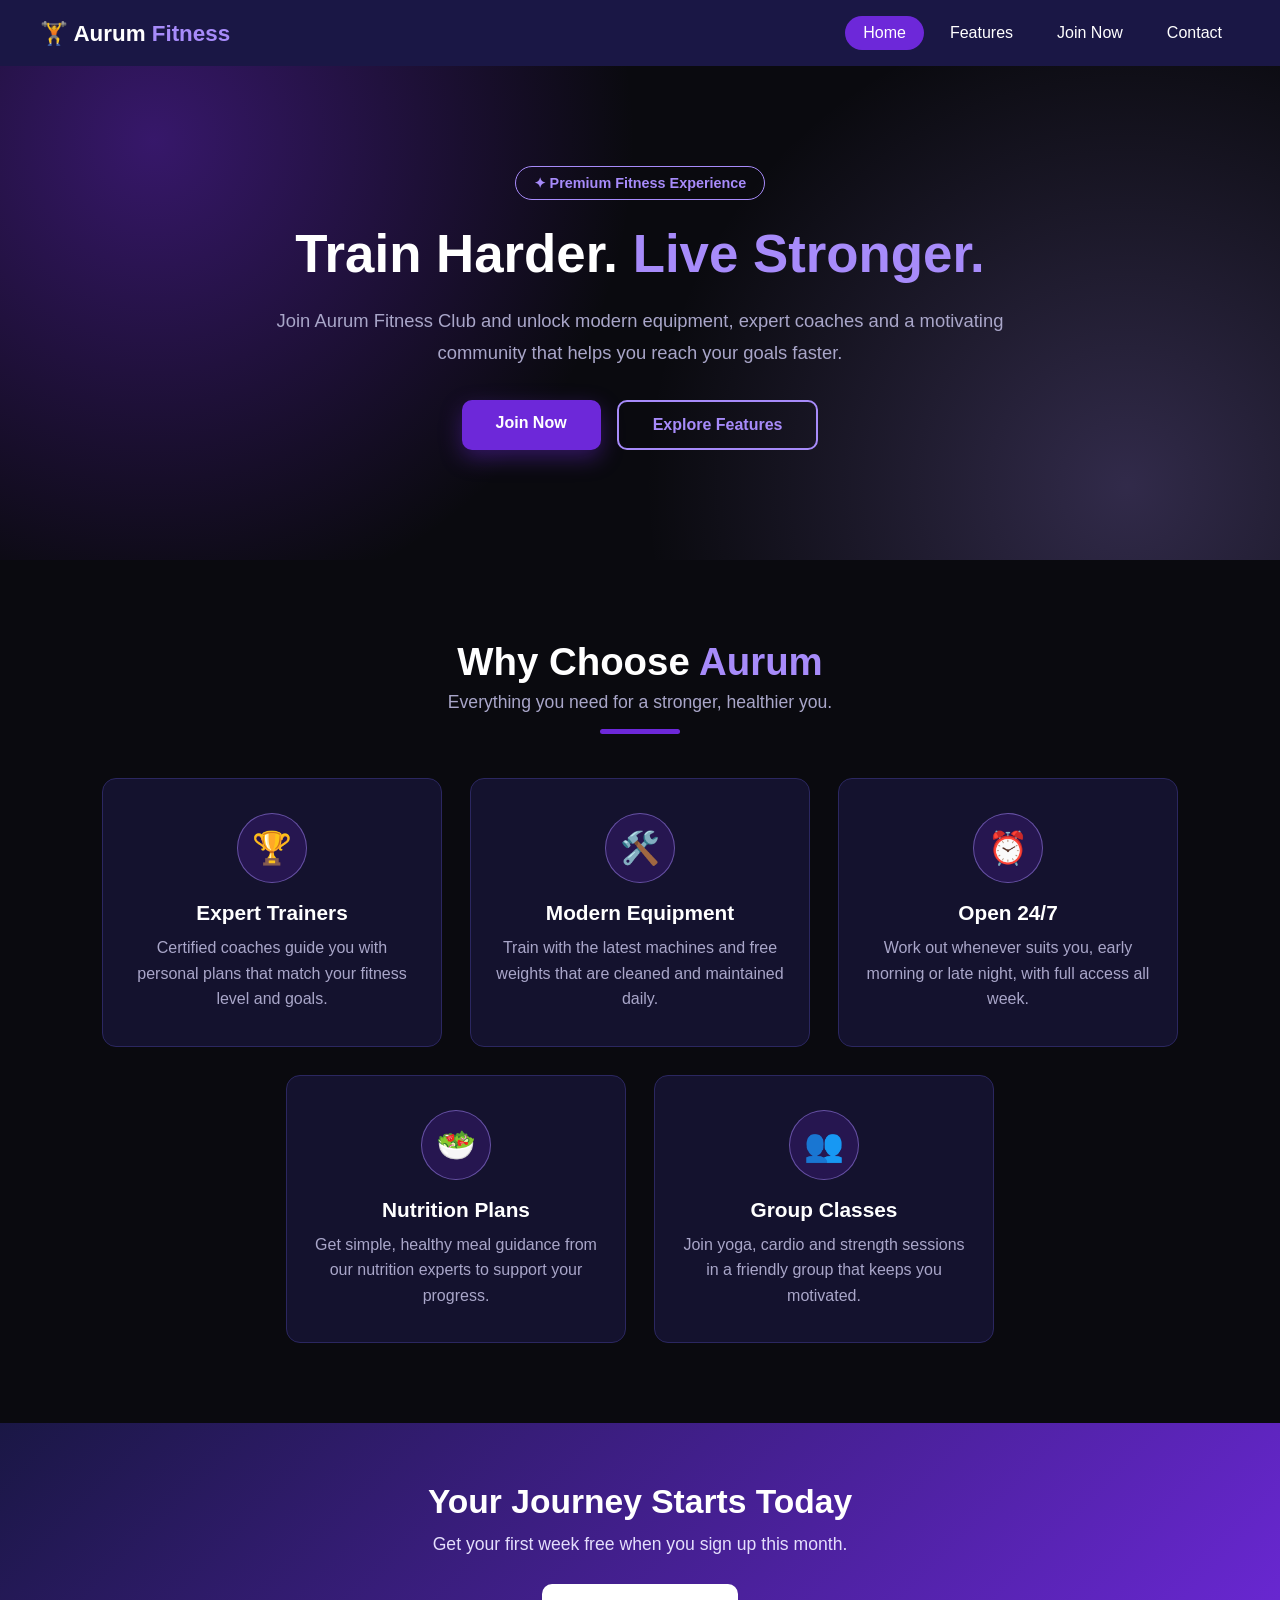
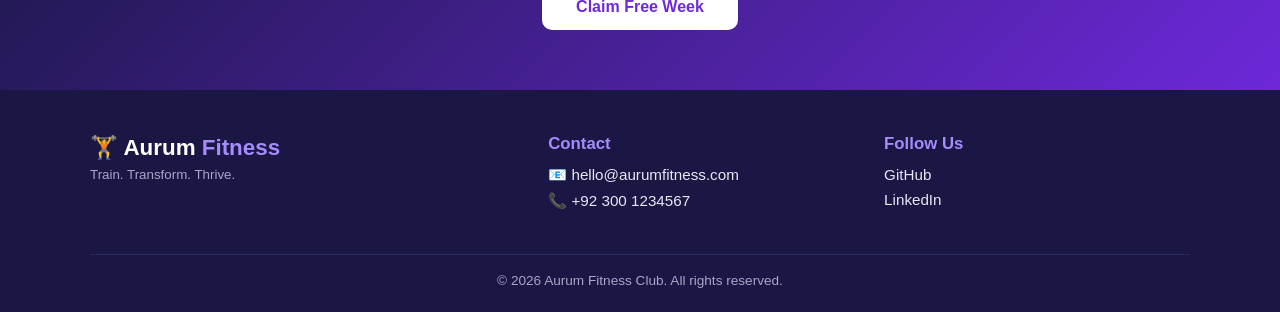
<file: task3/index.html>
<!DOCTYPE html>
<html lang="en">
<head>
  <meta charset="UTF-8">
  <meta name="viewport" content="width=device-width, initial-scale=1.0">
  <title>Aurum Fitness Club | Train. Transform. Thrive.</title>
  <link rel="stylesheet" href="style.css">
</head>
<body>

  <!-- Header -->
  <header class="navbar">
    <div class="logo">🏋️ Aurum <span>Fitness</span></div>
    <nav>
      <a href="#home" class="active">Home</a>
      <a href="#features">Features</a>
      <a href="#cta">Join Now</a>
      <a href="#contact">Contact</a>
    </nav>
  </header>

  <!-- Hero -->
  <section class="hero" id="home">
    <div class="hero-content">
      <span class="badge">✦ Premium Fitness Experience</span>
      <h1>Train Harder. <span>Live Stronger.</span></h1>
      <p>Join Aurum Fitness Club and unlock modern equipment, expert coaches and a motivating community that helps you reach your goals faster.</p>
      <div class="hero-buttons">
        <a href="#cta" class="btn-main">Join Now</a>
        <a href="#features" class="btn-outline">Explore Features</a>
      </div>
    </div>
  </section>

  <!-- Features -->
  <section class="features" id="features">
    <h2>Why Choose <span>Aurum</span></h2>
    <p class="sub">Everything you need for a stronger, healthier you.</p>
    <div class="underline"></div>

    <div class="feature-grid">
      <div class="feature">
        <div class="icon">🏆</div>
        <h3>Expert Trainers</h3>
        <p>Certified coaches guide you with personal plans that match your fitness level and goals.</p>
      </div>
      <div class="feature">
        <div class="icon">🛠️</div>
        <h3>Modern Equipment</h3>
        <p>Train with the latest machines and free weights that are cleaned and maintained daily.</p>
      </div>
      <div class="feature">
        <div class="icon">⏰</div>
        <h3>Open 24/7</h3>
        <p>Work out whenever suits you, early morning or late night, with full access all week.</p>
      </div>
      <div class="feature">
        <div class="icon">🥗</div>
        <h3>Nutrition Plans</h3>
        <p>Get simple, healthy meal guidance from our nutrition experts to support your progress.</p>
      </div>
      <div class="feature">
        <div class="icon">👥</div>
        <h3>Group Classes</h3>
        <p>Join yoga, cardio and strength sessions in a friendly group that keeps you motivated.</p>
      </div>
    </div>
  </section>

  <!-- Call to action -->
  <section class="cta" id="cta">
    <h2>Your Journey Starts Today</h2>
    <p>Get your first week free when you sign up this month.</p>
    <a href="#contact" class="btn-main dark">Claim Free Week</a>
  </section>

  <!-- Footer -->
  <footer class="footer" id="contact">
    <div class="f-brand">
      <div class="logo">🏋️ Aurum <span>Fitness</span></div>
      <small>Train. Transform. Thrive.</small>
    </div>

    <div class="f-contact">
      <h4>Contact</h4>
      <p>📧 hello@aurumfitness.com</p>
      <p>📞 +92 300 1234567</p>
    </div>

    <div class="f-links">
      <h4>Follow Us</h4>
      <a href="https://github.com/Amber-Hafeez/Webora-Tasks.git" target="_blank">GitHub</a>
      <a href="https://www.linkedin.com/in/amber-hafeez-594073362?utm_source=share_via&utm_content=profile&utm_medium=member_android" target="_blank">LinkedIn</a>
    </div>

    <p class="copy">© 2026 Aurum Fitness Club. All rights reserved.</p>
  </footer>

</body>
</html>
</file>
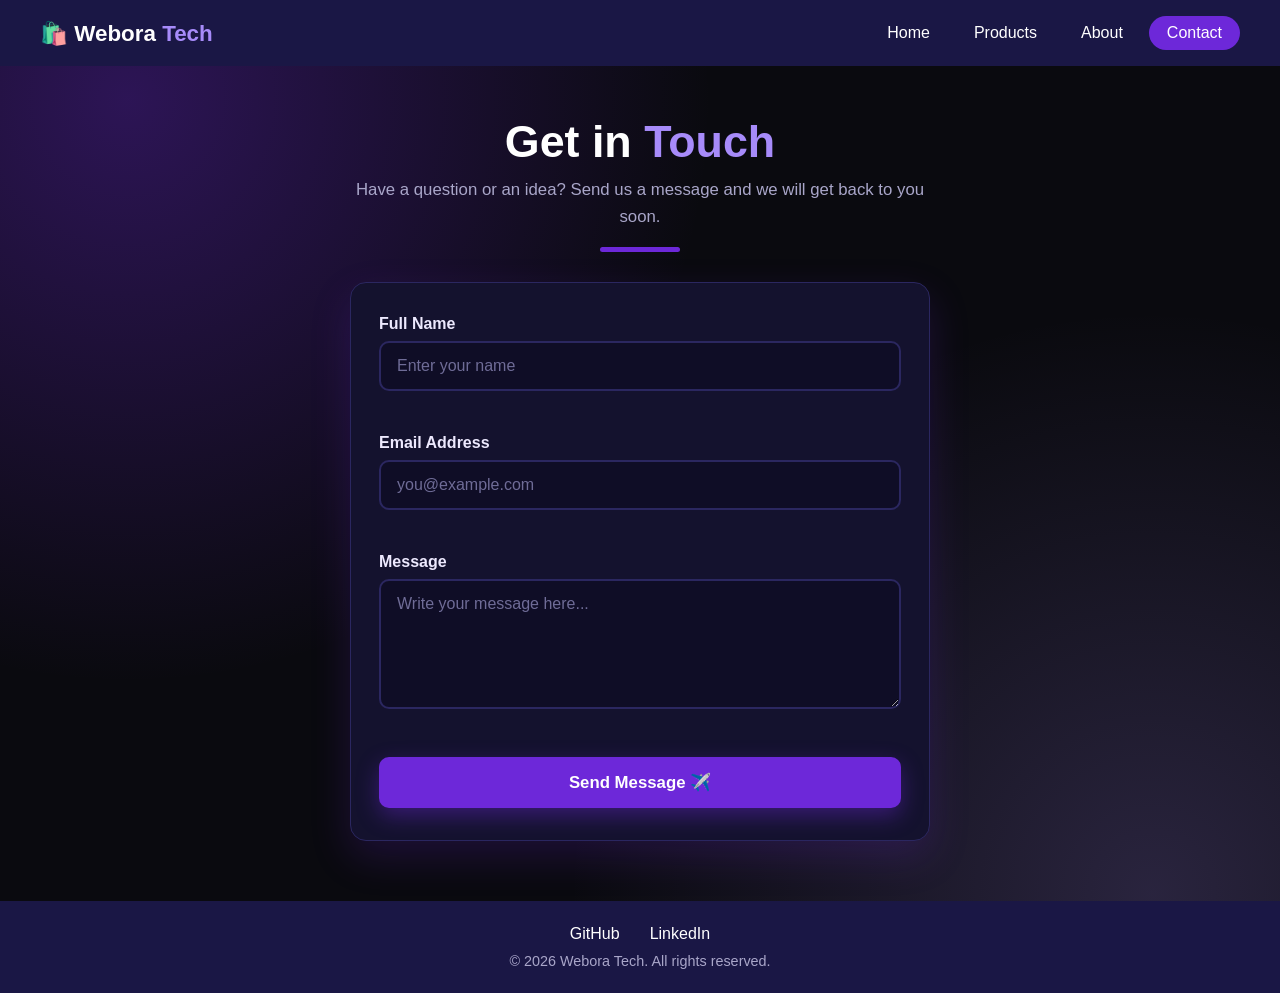
<file: task4/index.html>
<!DOCTYPE html>
<html lang="en">
<head>
  <meta charset="UTF-8">
  <meta name="viewport" content="width=device-width, initial-scale=1.0">
  <title>Contact Us | Webora Tech</title>
  <link rel="stylesheet" href="style.css">
</head>
<body>

  <header class="navbar">
    <div class="logo">🛍️ Webora <span>Tech</span></div>
    <nav>
      <a href="#">Home</a>
      <a href="#">Products</a>
      <a href="#">About</a>
      <a href="#" class="active">Contact</a>
    </nav>
  </header>

  <main class="page">
    <section class="intro">
      <h1>Get in <span>Touch</span></h1>
      <p>Have a question or an idea? Send us a message and we will get back to you soon.</p>
      <div class="underline"></div>
    </section>

    <section class="form-card">
      <div id="successMsg" class="success" role="alert"></div>

      <form id="contactForm" novalidate>
        <div class="field">
          <label for="name">Full Name</label>
          <input type="text" id="name" placeholder="Enter your name">
          <span class="error" id="nameError"></span>
        </div>

        <div class="field">
          <label for="email">Email Address</label>
          <input type="email" id="email" placeholder="you@example.com">
          <span class="error" id="emailError"></span>
        </div>

        <div class="field">
          <label for="message">Message</label>
          <textarea id="message" rows="5" placeholder="Write your message here..."></textarea>
          <span class="error" id="messageError"></span>
        </div>

        <button type="submit" class="btn-submit">Send Message ✈️</button>
      </form>
    </section>
  </main>

  <footer class="footer">
    <div class="f-links">
      <a href="https://github.com/" target="_blank">GitHub</a>
      <a href="https://linkedin.com/" target="_blank">LinkedIn</a>
    </div>
    <p>© 2026 Webora Tech. All rights reserved.</p>
  </footer>

  <script src="script.js"></script>
</body>
</html>
</file>
<file: task3/style.css>
:root {
  --black: #0a0a0f;
  --navy: #1a1745;
  --purple: #6d28d9;
  --purple-light: #a78bfa;
  --lavender: #ede9fe;
  --card: #14122e;
  --border: #2b2760;
  --text: #e8e6f5;
  --muted: #a9a6c9;
}

* { margin: 0; padding: 0; box-sizing: border-box; }

html { scroll-behavior: smooth; }

body {
  font-family: "Segoe UI", Arial, sans-serif;
  background: var(--black);
  color: var(--text);
}

/* ---------- Navbar ---------- */
.navbar {
  position: sticky;
  top: 0;
  z-index: 10;
  background: var(--navy);
  display: flex;
  justify-content: space-between;
  align-items: center;
  flex-wrap: wrap;
  gap: 10px;
  padding: 16px 40px;
}
.logo { color: #fff; font-size: 1.4rem; font-weight: 700; }
.logo span { color: var(--purple-light); }
.navbar nav { display: flex; gap: 8px; flex-wrap: wrap; }
.navbar nav a {
  color: #fff;
  text-decoration: none;
  padding: 8px 18px;
  border-radius: 20px;
  transition: background 0.3s;
}
.navbar nav a:hover,
.navbar nav a.active { background: var(--purple); }

/* ---------- Hero ---------- */
.hero {
  text-align: center;
  padding: 100px 20px 110px;
  background:
    radial-gradient(circle at 12% 15%, rgba(109, 40, 217, 0.45), transparent 40%),
    radial-gradient(circle at 88% 85%, rgba(167, 139, 250, 0.25), transparent 40%),
    var(--black);
}
.hero-content { max-width: 760px; margin: 0 auto; }
.badge {
  display: inline-block;
  border: 1px solid var(--purple-light);
  color: var(--purple-light);
  font-weight: 600;
  padding: 8px 18px;
  border-radius: 20px;
  margin-bottom: 22px;
  font-size: 0.9rem;
}
.hero h1 { font-size: 3.3rem; line-height: 1.2; color: #fff; }
.hero h1 span { color: var(--purple-light); }
.hero p {
  margin: 20px 0 32px;
  font-size: 1.15rem;
  line-height: 1.7;
  color: var(--muted);
}
.hero-buttons {
  display: flex;
  justify-content: center;
  gap: 16px;
  flex-wrap: wrap;
}

/* ---------- Buttons ---------- */
.btn-main, .btn-outline {
  display: inline-block;
  text-decoration: none;
  font-weight: 600;
  padding: 14px 34px;
  border-radius: 10px;
  transition: transform 0.3s, background 0.3s, box-shadow 0.3s, color 0.3s;
}
.btn-main {
  background: var(--purple);
  color: #fff;
  box-shadow: 0 8px 22px rgba(109, 40, 217, 0.4);
}
.btn-main:hover {
  background: var(--purple-light);
  color: var(--navy);
  transform: translateY(-4px);
}
.btn-outline {
  border: 2px solid var(--purple-light);
  color: var(--purple-light);
}
.btn-outline:hover {
  background: var(--purple-light);
  color: var(--navy);
  transform: translateY(-4px);
}

/* ---------- Features ---------- */
.features {
  max-width: 1150px;
  margin: 0 auto;
  padding: 80px 20px;
  text-align: center;
}
.features h2 { font-size: 2.4rem; color: #fff; }
.features h2 span { color: var(--purple-light); }
.sub { margin-top: 8px; font-size: 1.1rem; color: var(--muted); }
.underline {
  width: 80px; height: 5px;
  background: var(--purple);
  border-radius: 5px;
  margin: 16px auto 44px;
}

/* 5 cards: 3 on top, 2 centered below */
.feature-grid {
  display: flex;
  flex-wrap: wrap;
  justify-content: center;
  gap: 28px;
}
.feature {
  flex: 1 1 300px;
  max-width: 340px;
  background: var(--card);
  border: 1px solid var(--border);
  border-radius: 14px;
  padding: 34px 24px;
  transition: transform 0.3s, box-shadow 0.3s, border-color 0.3s;
}
.feature:hover {
  transform: translateY(-10px);
  border-color: var(--purple-light);
  box-shadow: 0 16px 34px rgba(109, 40, 217, 0.35);
}
.icon {
  width: 70px; height: 70px;
  margin: 0 auto 18px;
  display: flex;
  align-items: center;
  justify-content: center;
  font-size: 2rem;
  background: rgba(109, 40, 217, 0.2);
  border: 1px solid rgba(167, 139, 250, 0.5);
  border-radius: 50%;
}
.feature h3 { color: #fff; margin-bottom: 10px; font-size: 1.3rem; }
.feature p { color: var(--muted); line-height: 1.6; }

/* ---------- Call to action ---------- */
.cta {
  background: linear-gradient(135deg, var(--navy), var(--purple));
  text-align: center;
  padding: 60px 20px;
}
.cta h2 {
  font-size: 2.1rem;
  color: #fff;
  margin-bottom: 10px;
}
.cta p {
  max-width: 520px;
  margin: 0 auto 26px;
  color: #e4defc;
  font-size: 1.1rem;
  line-height: 1.5;
}
.btn-main.dark {
  background: #fff;
  color: var(--purple);
  box-shadow: none;
}
.btn-main.dark:hover {
  background: var(--lavender);
  color: var(--navy);
}

/* ---------- Footer ---------- */
.footer {
  background: var(--navy);
  display: grid;
  grid-template-columns: 1.4fr 1fr 1fr;
  gap: 30px;
  padding: 44px max(40px, calc((100% - 1100px) / 2)) 24px;
}
.footer small { color: var(--muted); display: block; margin-top: 6px; }
.footer h4 {
  color: var(--purple-light);
  font-size: 1.05rem;
  margin-bottom: 12px;
}
.f-contact p { color: var(--text); margin-bottom: 8px; font-size: 0.95rem; }
.f-links a {
  display: block;
  color: var(--text);
  text-decoration: none;
  margin-bottom: 8px;
  font-size: 0.95rem;
  transition: color 0.3s;
}
.f-links a:hover { color: var(--purple-light); }
.copy {
  grid-column: 1 / -1;
  text-align: center;
  font-size: 0.85rem;
  color: var(--muted);
  border-top: 1px solid var(--border);
  padding-top: 18px;
  margin-top: 6px;
}

/* ---------- Tablet / Mobile ---------- */
@media (max-width: 800px) {
  .footer { grid-template-columns: 1fr 1fr; }
  .f-brand { grid-column: 1 / -1; }
}

@media (max-width: 600px) {
  .navbar { flex-direction: column; padding: 14px 20px; }
  .hero { padding: 70px 20px 80px; }
  .hero h1 { font-size: 2.2rem; }
  .features h2, .cta h2 { font-size: 1.7rem; }
  .footer {
    grid-template-columns: 1fr;
    text-align: center;
    padding: 32px 20px 20px;
  }
}
</file>
<file: task4/style.css>
:root {
  --black: #0a0a0f;
  --navy: #1a1745;
  --purple: #6d28d9;
  --purple-light: #a78bfa;
  --lavender: #ede9fe;
  --card: #14122e;
  --border: #2b2760;
  --text: #e8e6f5;
  --muted: #a9a6c9;
  --error: #ff6b81;
  --success: #34d399;
}

* { margin: 0; padding: 0; box-sizing: border-box; }

body {
  font-family: "Segoe UI", Arial, sans-serif;
  background:
    radial-gradient(circle at 10% 10%, rgba(109, 40, 217, 0.35), transparent 40%),
    radial-gradient(circle at 90% 90%, rgba(167, 139, 250, 0.2), transparent 40%),
    var(--black);
  color: var(--text);
  min-height: 100vh;
  display: flex;
  flex-direction: column;
}

/* ---------- Navbar ---------- */
.navbar {
  background: var(--navy);
  display: flex;
  justify-content: space-between;
  align-items: center;
  flex-wrap: wrap;
  gap: 10px;
  padding: 16px 40px;
}
.logo { color: #fff; font-size: 1.4rem; font-weight: 700; }
.logo span { color: var(--purple-light); }
.navbar nav { display: flex; gap: 8px; flex-wrap: wrap; }
.navbar nav a {
  color: #fff;
  text-decoration: none;
  padding: 8px 18px;
  border-radius: 20px;
  transition: background 0.3s;
}
.navbar nav a:hover,
.navbar nav a.active { background: var(--purple); }

/* ---------- Page ---------- */
.page {
  flex: 1;
  width: 100%;
  max-width: 620px;
  margin: 0 auto;
  padding: 50px 20px 60px;
}

.intro { text-align: center; margin-bottom: 30px; }
.intro h1 { font-size: 2.8rem; color: #fff; }
.intro h1 span { color: var(--purple-light); }
.intro p { margin-top: 10px; color: var(--muted); font-size: 1.05rem; line-height: 1.6; }
.underline {
  width: 80px; height: 5px;
  background: var(--purple);
  border-radius: 5px;
  margin: 16px auto 0;
}

/* ---------- Form card ---------- */
.form-card {
  background: var(--card);
  border: 1px solid var(--border);
  border-radius: 16px;
  padding: 32px 28px;
  box-shadow: 0 16px 40px rgba(109, 40, 217, 0.2);
}

.field { margin-bottom: 20px; }
.field label {
  display: block;
  margin-bottom: 8px;
  font-weight: 600;
  color: var(--lavender);
}

.field input,
.field textarea {
  width: 100%;
  padding: 14px 16px;
  font-size: 1rem;           /* 16px stops zoom on phones */
  font-family: inherit;
  color: #fff;
  background: #0f0d26;
  border: 2px solid var(--border);
  border-radius: 10px;
  outline: none;
  transition: border-color 0.3s, box-shadow 0.3s;
}
.field textarea { resize: vertical; min-height: 130px; }
.field input::placeholder,
.field textarea::placeholder { color: #6f6c97; }

.field input:focus,
.field textarea:focus {
  border-color: var(--purple-light);
  box-shadow: 0 0 0 4px rgba(167, 139, 250, 0.2);
}

/* error + valid states */
.field.invalid input,
.field.invalid textarea { border-color: var(--error); }
.field.valid input,
.field.valid textarea { border-color: var(--success); }

.error {
  display: block;
  min-height: 1.2em;
  margin-top: 6px;
  font-size: 0.9rem;
  color: var(--error);
}

/* ---------- Button ---------- */
.btn-submit {
  width: 100%;
  padding: 15px;
  font-size: 1.05rem;
  font-weight: 600;
  color: #fff;
  background: var(--purple);
  border: none;
  border-radius: 10px;
  cursor: pointer;
  box-shadow: 0 8px 22px rgba(109, 40, 217, 0.4);
  transition: transform 0.3s, background 0.3s, color 0.3s;
}
.btn-submit:hover {
  background: var(--purple-light);
  color: var(--navy);
  transform: translateY(-3px);
}
.btn-submit:active { transform: translateY(0); }

/* ---------- Success message ---------- */
.success {
  display: none;
  margin-bottom: 22px;
  padding: 14px 16px;
  background: rgba(52, 211, 153, 0.12);
  border: 1px solid var(--success);
  border-radius: 10px;
  color: var(--success);
  font-weight: 600;
  line-height: 1.5;
}
.success.show { display: block; }

/* ---------- Footer ---------- */
.footer {
  background: var(--navy);
  text-align: center;
  padding: 24px 20px;
}
.f-links { display: flex; justify-content: center; gap: 30px; margin-bottom: 10px; }
.f-links a { color: #fff; text-decoration: none; transition: color 0.3s; }
.f-links a:hover { color: var(--purple-light); }
.footer p { font-size: 0.9rem; color: var(--muted); }

/* ---------- Mobile ---------- */
@media (max-width: 600px) {
  .navbar { flex-direction: column; padding: 14px 20px; }
  .page { padding: 36px 16px 44px; }
  .intro h1 { font-size: 2.1rem; }
  .form-card { padding: 24px 18px; }
}
</file>
